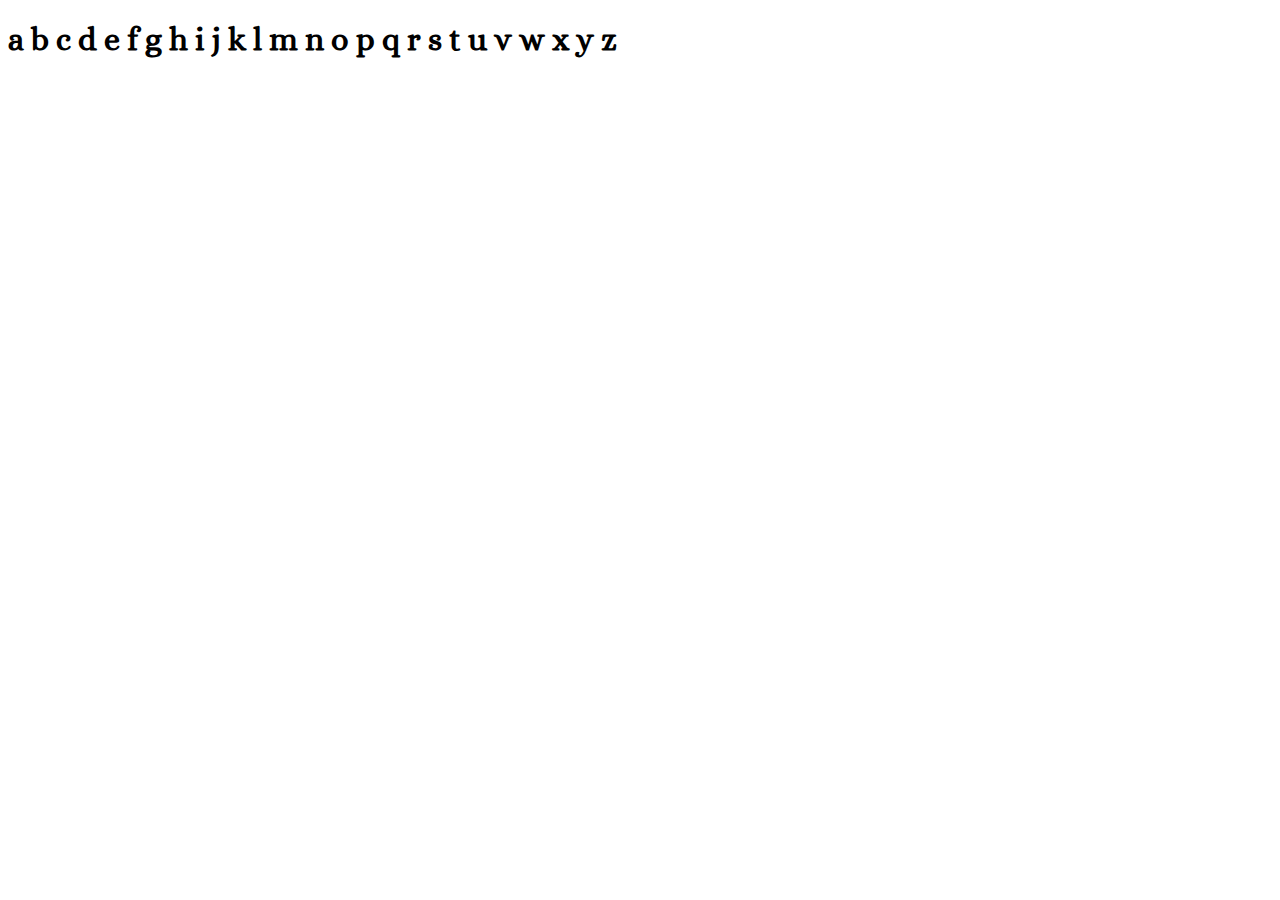
<file: Scientific Collab Hub/Hub/index.html>
<!DOCTYPE html>
<html lang="en">
<head>
    <meta charset="UTF-8">
    <meta http-equiv="X-UA-Compatible" content="IE=edge">
    <meta name="viewport" content="width=device-width, initial-scale=1.0">
    <title>Document</title>
    <style>
        @import url('https://fonts.googleapis.com/css2?family=Alice&display=swap');

        * {
            font-family: "Alice", serif;
        }
    </style>
</head>
<body>
    <h1>a b c d e f g h i j k l m n o p q r s t u v w x y z</h1>
</body>
</html>
</file>
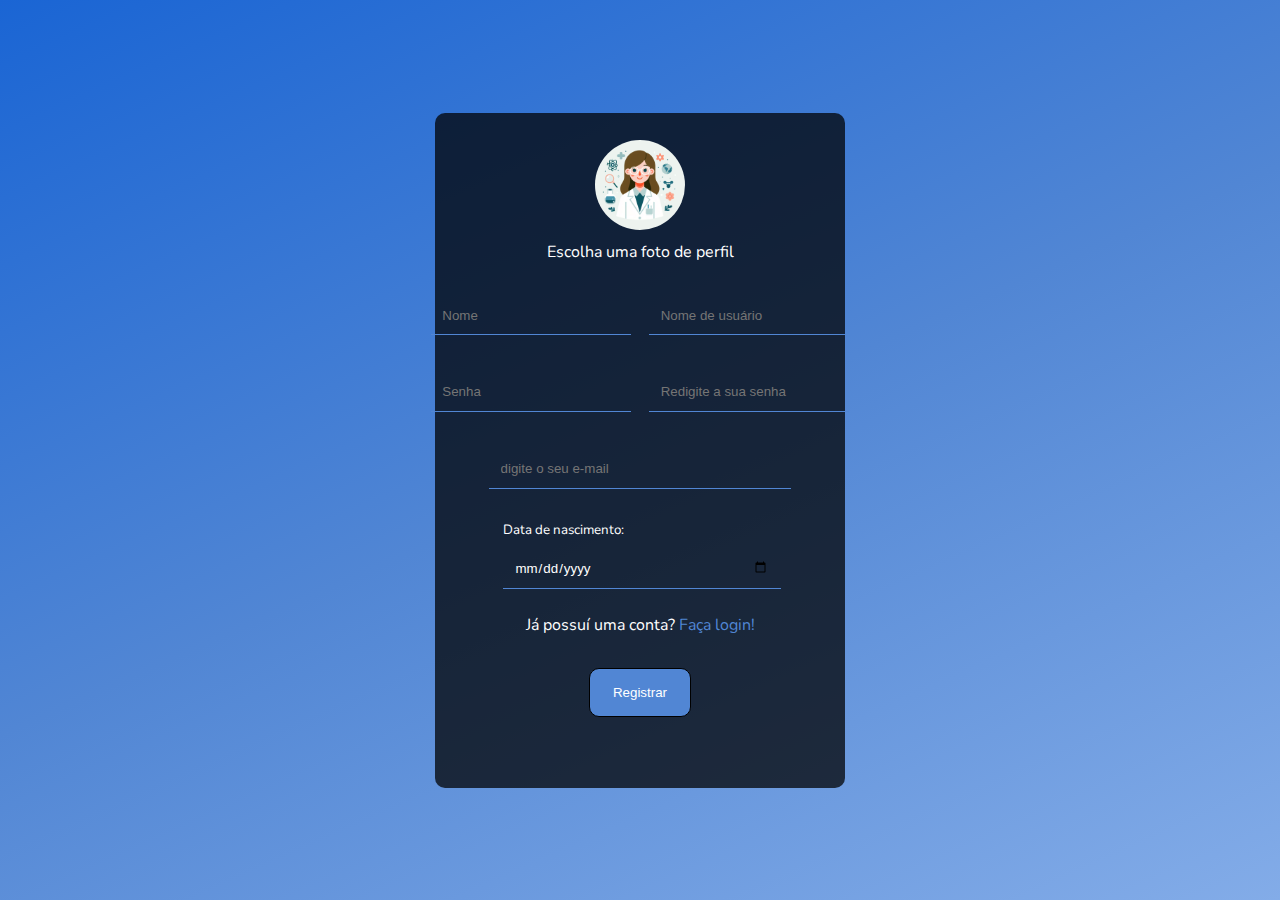
<file: Scientific Collab Hub/Login/index.html>
<!DOCTYPE html>
<html lang="pt-br">
    <head>
        <meta charset="UTF-8">
        <meta http-equiv="X-UA-Compatible" content="IE=edge">
        <meta name="viewport" content="width=device-width, initial-scale=1.0">
        <title>SCHub</title>
        <link rel="shortcut icon" type="imagex/png" href="../Assets/Imgs/icon.png">
        <link rel="stylesheet" href="./Assets/Css/style.css">

        <style>
            .registro .perfil .foto{
                background: url(./Assets/Imgs/profile.jpg);
            }
        </style>
    </head>
    <body>
        <main>
            <form id="registro" class="registro" action="">
                <div class="perfil">
                    <div class="foto" id="perfilF">
                        <input id="foto" type="file">
                    </div>
                    <p>Escolha uma foto de perfil</p>
                </div>
                <div class="linha1">
                    <input type="text" placeholder="Nome">
                    <input type="text" placeholder="Nome de usuário">
                </div>
                <div class="linha2">
                    <input id="senha" type="password" placeholder="Senha">
                    <input id="senha2" type="password" placeholder="Redigite a sua senha">
                </div>
                <div class="linha3">
                    <input type="email" placeholder="digite o seu e-mail">
                </div>
                <div class="linha4">
                    Data de nascimento:
                    <input type="date" name="" id="">
                </div>
                <div class="login">
                    <p>Já possuí uma conta? <a id="fazer">Faça login!</a></p>
                </div>
                <div class="button">
                    <input  type="submit" value="Registrar">
                </div>
            </form>

            <form id="login" class="logar" action="">
                <div class="logo">
                    <img src="../Assets/Imgs/icon.png" width="70px">
                </div>
                <div class="email">
                    <input type="text" placeholder="E-mail ou nome de usuário">
                </div>
                <div class="senha">
                    <input type="password" placeholder="Digite a sua senha">
                    <input type="password" placeholder="Redigite a sua senha">
                </div>
                <div class="far">
                    <p>Ainda não tem uma conta? <a id="regis">Faça o seu registro!</a></p>
                </div>
                <div class="bota">
                    <input type="submit" value="Logar">
                </div>
            </form>
        </main>
        <script>
           const link1 = document.getElementById('fazer')
           const link2 = document.getElementById('regis')

           const registro = document.getElementById('registro')
           const login = document.getElementById('login')

           link1.addEventListener('click', () => {
                registro.style.display = 'none'
                login.style.display = 'flex'
           })

           link2.addEventListener('click', () => {
                registro.style.display = 'flex'
                login.style.display = 'none'
           })
        </script>
    </body>
</html>
</file>
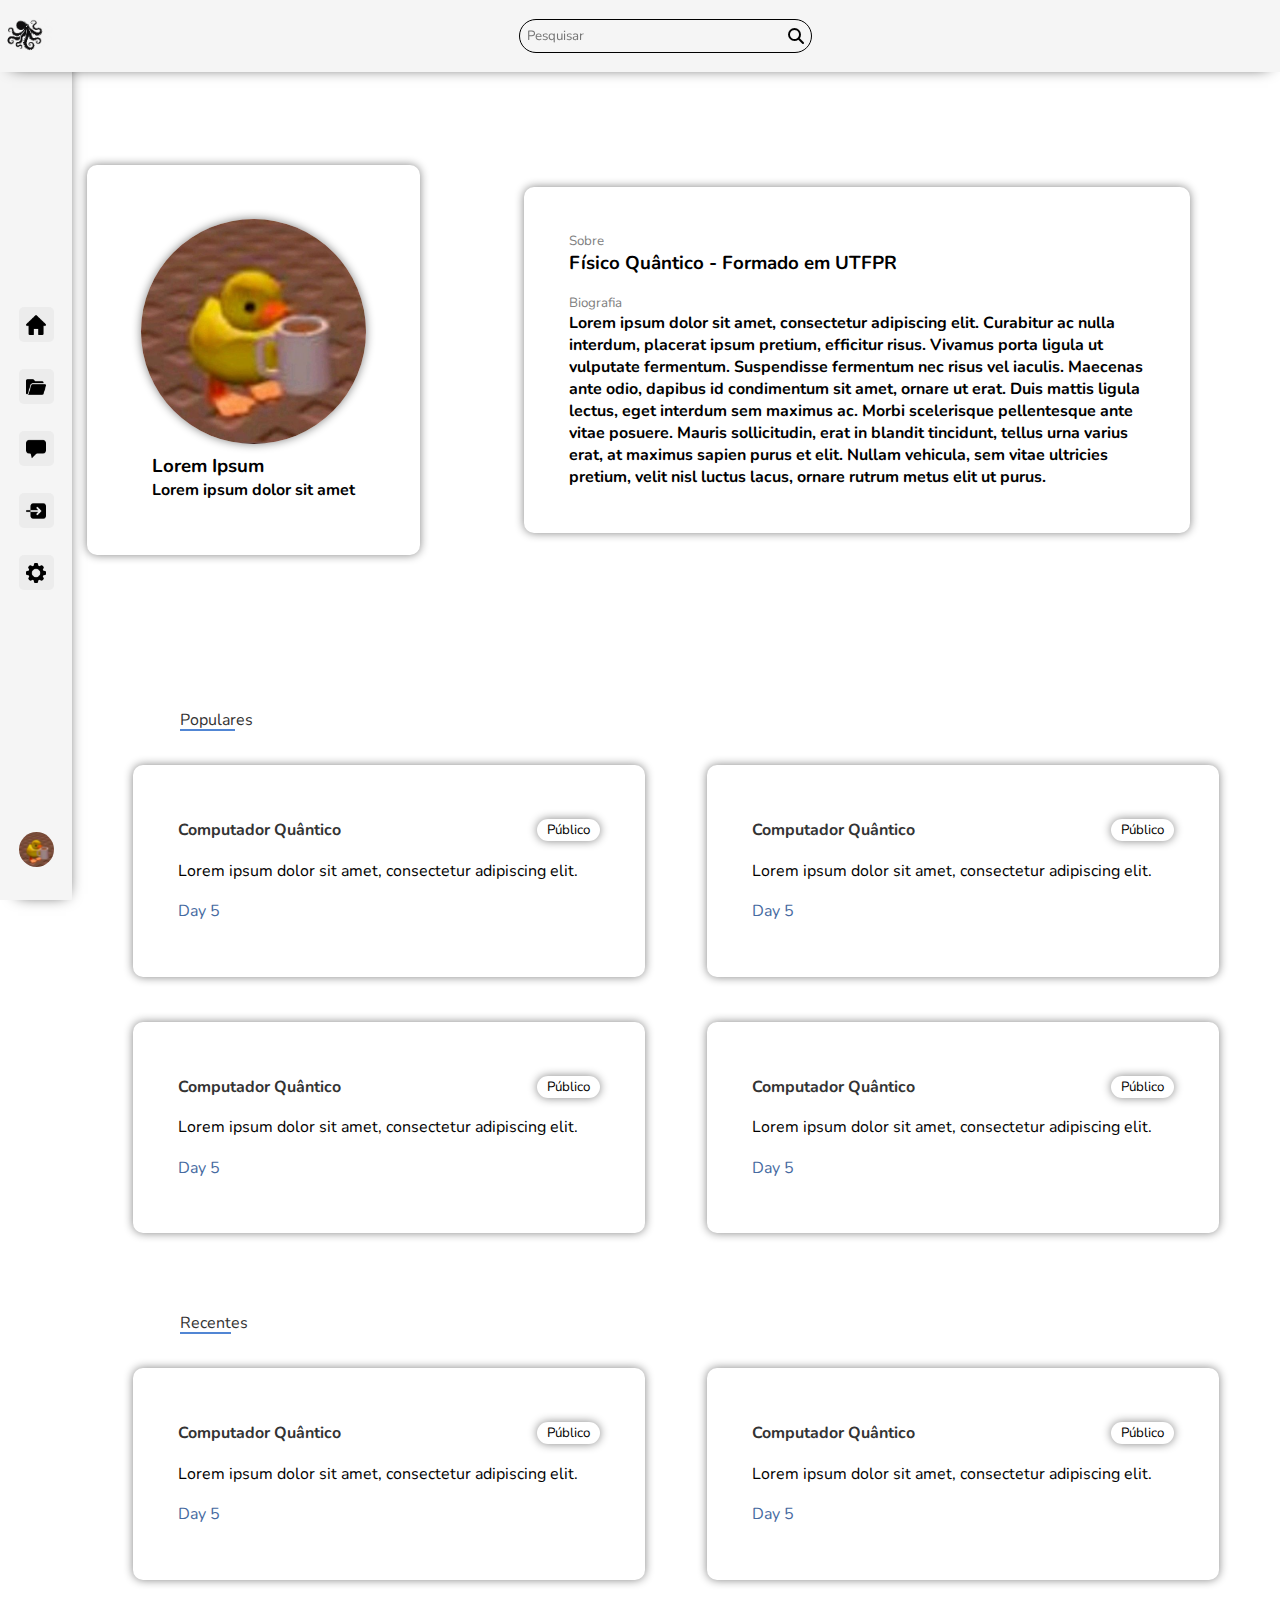
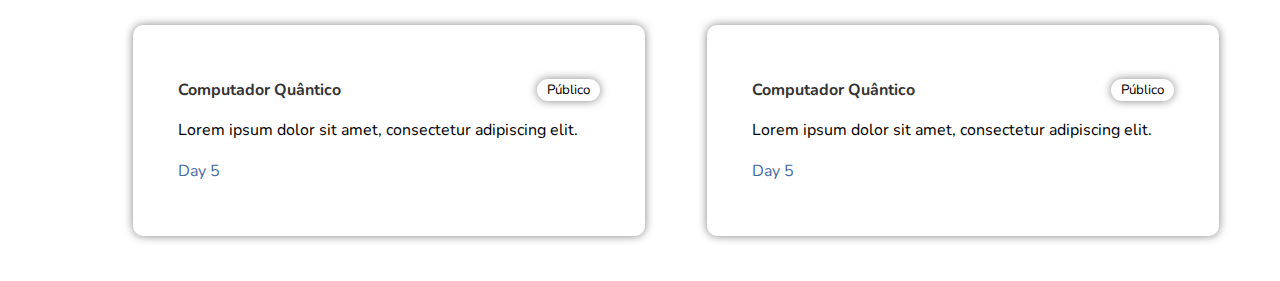
<file: Scientific Collab Hub/Profile/index.html>
<!DOCTYPE html>
<html lang="pt-br">
    <head>
        <meta charset="UTF-8">
        <meta http-equiv="X-UA-Compatible" content="IE=edge">
        <meta name="viewport" content="width=device-width, initial-scale=1.0">
        <title>SCHub</title>
        <link rel="shortcut icon" type="imagex/png" href="../Assets/Imgs/icon.png">
        <link rel="stylesheet" href="./Assets/Css/style.css">
        <link rel="stylesheet" href="https://cdnjs.cloudflare.com/ajax/libs/font-awesome/6.5.1/css/all.min.css">
    </head>
    <body>
        <header>
            <div class="pr">
                <img width="50px" src="../Assets/Imgs/logo.png" alt="Logo Lula">
            </div>
            <div class="pesquisa">
                <div class="input">
                    <input type="text" placeholder="Pesquisar" name="" id="">
                    <i class="fa fa-search"></i>
                </div>
            </div>
        </header>
        <div class="menu-lateral"> 
            <div class="pr">
                <img width="50px" src="../Assets/Imgs/logo.png" alt="Logo Lula">
            </div>
            <div class="menu">
                <a href="#">
                    <img id="casa" width="20px" src="../Assets/Imgs/house.png" alt="house">
                </a>
                <a href="#">
                    <img id="pasta" width="20px" src="../Assets/Imgs/past.png" alt="past">
                </a>
                <a href="#">
                    <img id="chat" width="20px" src="../Assets/Imgs/chat.png" alt="chat">
                </a>
                <a href="#">
                    <img id="ll" width="20px" src="../Assets/Imgs/logout.png" alt="logout/login">
                </a>
                <a href="#">
                    <img id="settings" width="20px" src="../Assets/Imgs/settings.png" alt="settings">
                </a>
            </div>
            <div class="profile">
                <a href="/Profile/">
                    <img width="35px" src="../Assets/Imgs/profile.jpg" alt="profile picture">
                </a>
            </div>
        </div>
        <main>
            <div class="profile-intro">
                <div class="profile-picture">
                    <div class="content">
                        <div class="foto" id="profile-picture">
                        </div>
                        <div class="texts">
                            <h3>Lorem Ipsum</h3>
                            <h4>Lorem ipsum dolor sit amet</h4>
                        </div>
                    </div>
                </div>
                <div class="profile-bio">
                    <div class="box">
                        <p>Sobre</p>
                        <h3>Físico Quântico - Formado em UTFPR</h3>
                        <p>Biografia</p>
                        <h4>Lorem ipsum dolor sit amet, consectetur adipiscing elit. Curabitur ac nulla interdum, placerat ipsum pretium, efficitur risus. Vivamus porta ligula ut vulputate fermentum. Suspendisse fermentum nec risus vel iaculis. Maecenas ante odio, dapibus id condimentum sit amet, ornare ut erat. Duis mattis ligula lectus, eget interdum sem maximus ac. Morbi scelerisque pellentesque ante vitae posuere. Mauris sollicitudin, erat in blandit tincidunt, tellus urna varius erat, at maximus sapien purus et elit. Nullam vehicula, sem vitae ultricies pretium, velit nisl luctus lacus, ornare rutrum metus elit ut purus.</h4>
                    </div>
                </div>
            </div>
            <div class="repositorios">
                <div class="pp">
                    <a>Populares</a>
                </div>
                <div class="popular">
                    <div id="card" class="card">
                        <div class="line-1">
                            <h5>Computador Quântico</h5>
                            <span>
                                <p>Público</p>
                            </span>
                        </div>
                        <div class="line-2">
                            <p>Lorem ipsum dolor sit amet, consectetur adipiscing elit.</p>
                        </div>
                        <div class="line-3">
                            <p>Day 5</p>
                        </div>
                    </div>
                    <div class="card">
                        <div class="line-1">
                            <h5>Computador Quântico</h5>
                            <span>
                                <p>Público</p>
                            </span>
                        </div>
                        <div class="line-2">
                            <p>Lorem ipsum dolor sit amet, consectetur adipiscing elit.</p>
                        </div>
                        <div class="line-3">
                            <p>Day 5</p>
                        </div>
                    </div>
                    <div class="card">
                        <div class="line-1">
                            <h5>Computador Quântico</h5>
                            <span>
                                <p>Público</p>
                            </span>
                        </div>
                        <div class="line-2">
                            <p>Lorem ipsum dolor sit amet, consectetur adipiscing elit.</p>
                        </div>
                        <div class="line-3">
                            <p>Day 5</p>
                        </div>
                    </div>
                    <div class="card">
                        <div class="line-1">
                            <h5>Computador Quântico</h5>
                            <span>
                                <p>Público</p>
                            </span>
                        </div>
                        <div class="line-2">
                            <p>Lorem ipsum dolor sit amet, consectetur adipiscing elit.</p>
                        </div>
                        <div class="line-3">
                            <p>Day 5</p>
                        </div>
                    </div>
                </div>
                <div class="pp">
                    <a>Recentes</a>
                </div>
                <div class="novos popular">
                    <div id="card" class="card">
                        <div class="line-1">
                            <h5>Computador Quântico</h5>
                            <span>
                                <p>Público</p>
                            </span>
                        </div>
                        <div class="line-2">
                            <p>Lorem ipsum dolor sit amet, consectetur adipiscing elit.</p>
                        </div>
                        <div class="line-3">
                            <p>Day 5</p>
                        </div>
                    </div>
                    <div class="card">
                        <div class="line-1">
                            <h5>Computador Quântico</h5>
                            <span>
                                <p>Público</p>
                            </span>
                        </div>
                        <div class="line-2">
                            <p>Lorem ipsum dolor sit amet, consectetur adipiscing elit.</p>
                        </div>
                        <div class="line-3">
                            <p>Day 5</p>
                        </div>
                    </div>
                    <div class="card">
                        <div class="line-1">
                            <h5>Computador Quântico</h5>
                            <span>
                                <p>Público</p>
                            </span>
                        </div>
                        <div class="line-2">
                            <p>Lorem ipsum dolor sit amet, consectetur adipiscing elit.</p>
                        </div>
                        <div class="line-3">
                            <p>Day 5</p>
                        </div>
                    </div>
                    <div class="card">
                        <div class="line-1">
                            <h5>Computador Quântico</h5>
                            <span>
                                <p>Público</p>
                            </span>
                        </div>
                        <div class="line-2">
                            <p>Lorem ipsum dolor sit amet, consectetur adipiscing elit.</p>
                        </div>
                        <div class="line-3">
                            <p>Day 5</p>
                        </div>
                    </div>
                </div>
            </div>
        </main>
        <footer>

        </footer>
        <script src="./Src/main.js"></script>
    </body>
</html>
</file>
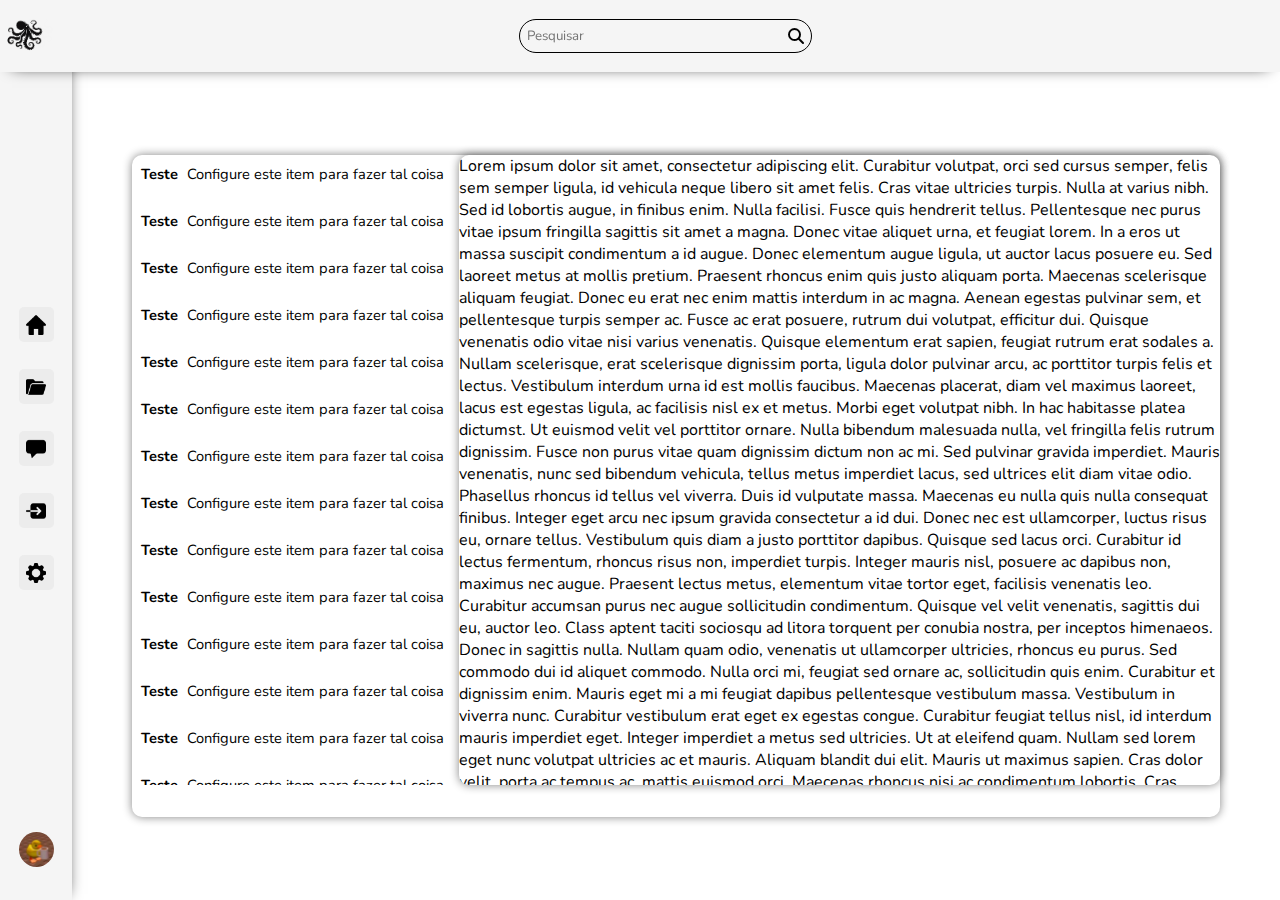
<file: Scientific Collab Hub/Settings/index.html>
<!DOCTYPE html>
<html lang="pt-br">
<head>
    <meta charset="UTF-8">
    <meta name="viewport" content="width=device-width, initial-scale=1.0">
    <title>SCHub</title>
    <link rel="shortcut icon" type="imagex/png" href="../Assets/Imgs/icon.png">
    <link rel="stylesheet" href="./Assets/Css/style.css">
    <link rel="stylesheet" href="https://cdnjs.cloudflare.com/ajax/libs/font-awesome/6.5.1/css/all.min.css">
</head>
<body>
    <header>
        <div class="pr">
            <img width="50px" src="../Assets/Imgs/logo.png" alt="logo">
        </div>
        <div class="pesquisa">
            <div class="input">
                <input type="text" placeholder="Pesquisar" name="" id="">
                <i class="fa fa-search"></i>
            </div>
        </div>
    </header>
    <div class="menu-lateral"> 
        <div class="pr">
            <img width="50px" src="../Assets/Imgs/logo.png" alt="logo">
        </div>
        <div class="menu">
            <a href="#">
                <img id="casa" width="20px" src="../Assets/Imgs/house.png" alt="house">
            </a>
            <a href="#">
                <img id="pasta" width="20px" src="../Assets/Imgs/past.png" alt="past">
            </a>
            <a href="#">
                <img id="chat" width="20px" src="../Assets/Imgs/chat.png" alt="chat">
            </a>
            <a href="#">
                <img id="ll" width="20px" src="../Assets/Imgs/logout.png" alt="logout/login">
            </a>
            <a href="#">
                <img id="settings" width="20px" src="../Assets/Imgs/settings.png" alt="settings">
            </a>
        </div>
        <div class="profile">
            <a href="/Profile/">
                <img width="35px" src="../Assets/Imgs/profile.jpg" alt="profile picture">
            </a>
        </div>
    </div>
    <main>
        <section class="container">
            <div class="content">
                <div class="menu">
                    <span>
                        <h4>Teste</h4>
                        <p>Configure este item para fazer tal coisa</p>
                    </span>
                    <span>
                        <h4>Teste</h4>
                        <p>Configure este item para fazer tal coisa</p>
                    </span>
                    <span>
                        <h4>Teste</h4>
                        <p>Configure este item para fazer tal coisa</p>
                    </span>
                    <span>
                        <h4>Teste</h4>
                        <p>Configure este item para fazer tal coisa</p>
                    </span>
                    <span>
                        <h4>Teste</h4>
                        <p>Configure este item para fazer tal coisa</p>
                    </span>
                    <span>
                        <h4>Teste</h4>
                        <p>Configure este item para fazer tal coisa</p>
                    </span>
                    <span>
                        <h4>Teste</h4>
                        <p>Configure este item para fazer tal coisa</p>
                    </span>
                    <span>
                        <h4>Teste</h4>
                        <p>Configure este item para fazer tal coisa</p>
                    </span>
                    <span>
                        <h4>Teste</h4>
                        <p>Configure este item para fazer tal coisa</p>
                    </span>
                    <span>
                        <h4>Teste</h4>
                        <p>Configure este item para fazer tal coisa</p>
                    </span>
                    <span>
                        <h4>Teste</h4>
                        <p>Configure este item para fazer tal coisa</p>
                    </span>
                    <span>
                        <h4>Teste</h4>
                        <p>Configure este item para fazer tal coisa</p>
                    </span>
                    <span>
                        <h4>Teste</h4>
                        <p>Configure este item para fazer tal coisa</p>
                    </span>
                    <span>
                        <h4>Teste</h4>
                        <p>Configure este item para fazer tal coisa</p>
                    </span>
                    <span>
                        <h4>Teste</h4>
                        <p>Configure este item para fazer tal coisa</p>
                    </span>
                    <span>
                        <h4>Teste</h4>
                        <p>Configure este item para fazer tal coisa</p>
                    </span>

                    <span>
                        <h4>Teste</h4>
                        <p>Configure este item para fazer tal coisa</p>
                    </span>
                    <span>
                        <h4>Teste</h4>
                        <p>Configure este item para fazer tal coisa</p>
                    </span>

                    <span>
                        <h4>Teste</h4>
                        <p>Configure este item para fazer tal coisa</p>
                    </span>
                    <span>
                        <h4>Teste</h4>
                        <p>Configure este item para fazer tal coisa</p>
                    </span>
                    <span>
                        <h4>Teste</h4>
                        <p>Configure este item para fazer tal coisa</p>
                    </span>
                    <span>
                        <h4>Teste</h4>
                        <p>Configure este item para fazer tal coisa</p>
                    </span>
                    <span>
                        <h4>Teste</h4>
                        <p>Configure este item para fazer tal coisa</p>
                    </span>
                    <span>
                        <h4>Teste</h4>
                        <p>Configure este item para fazer tal coisa</p>
                    </span>
                    <span>
                        <h4>Teste</h4>
                        <p>Configure este item para fazer tal coisa</p>
                    </span>
                    <span>
                        <h4>Teste</h4>
                        <p>Configure este item para fazer tal coisa</p>
                    </span>
                    <span>
                        <h4>Teste</h4>
                        <p>Configure este item para fazer tal coisa</p>
                    </span>
                    <span>
                        <h4>Teste</h4>
                        <p>Configure este item para fazer tal coisa</p>
                    </span>
                    <span>
                        <h4>Teste</h4>
                        <p>Configure este item para fazer tal coisa</p>
                    </span>
                    <span>
                        <h4>Teste</h4>
                        <p>Configure este item para fazer tal coisa</p>
                    </span>
                    <span>
                        <h4>Teste</h4>
                        <p>Configure este item para fazer tal coisa</p>
                    </span>
                    <span>
                        <h4>Teste</h4>
                        <p>Configure este item para fazer tal coisa</p>
                    </span>
                    <span>
                        <h4>Teste</h4>
                        <p>Configure este item para fazer tal coisa</p>
                    </span>
                    <span>
                        <h4>Teste</h4>
                        <p>Configure este item para fazer tal coisa</p>
                    </span>
                    <span>
                        <h4>Teste</h4>
                        <p>Configure este item para fazer tal coisa</p>
                    </span>
                    <span>
                        <h4>Teste</h4>
                        <p>Configure este item para fazer tal coisa</p>
                    </span>
                    <span>
                        <h4>Teste</h4>
                        <p>Configure este item para fazer tal coisa</p>
                    </span>
                    <span>
                        <h4>Teste</h4>
                        <p>Configure este item para fazer tal coisa</p>
                    </span>
                    <span>
                        <h4>Teste</h4>
                        <p>Configure este item para fazer tal coisa</p>
                    </span>

                </div>
                <div class="content">
                    <p>
                        Lorem ipsum dolor sit amet, consectetur adipiscing elit. Curabitur volutpat, orci sed cursus semper, felis sem semper ligula, id vehicula neque libero sit amet felis. Cras vitae ultricies turpis. Nulla at varius nibh. Sed id lobortis augue, in finibus enim. Nulla facilisi. Fusce quis hendrerit tellus. Pellentesque nec purus vitae ipsum fringilla sagittis sit amet a magna. Donec vitae aliquet urna, et feugiat lorem. In a eros ut massa suscipit condimentum a id augue. Donec elementum augue ligula, ut auctor lacus posuere eu. Sed laoreet metus at mollis pretium. Praesent rhoncus enim quis justo aliquam porta. Maecenas scelerisque aliquam feugiat.

                        Donec eu erat nec enim mattis interdum in ac magna. Aenean egestas pulvinar sem, et pellentesque turpis semper ac. Fusce ac erat posuere, rutrum dui volutpat, efficitur dui. Quisque venenatis odio vitae nisi varius venenatis. Quisque elementum erat sapien, feugiat rutrum erat sodales a. Nullam scelerisque, erat scelerisque dignissim porta, ligula dolor pulvinar arcu, ac porttitor turpis felis et lectus. Vestibulum interdum urna id est mollis faucibus. Maecenas placerat, diam vel maximus laoreet, lacus est egestas ligula, ac facilisis nisl ex et metus. Morbi eget volutpat nibh. In hac habitasse platea dictumst. Ut euismod velit vel porttitor ornare. Nulla bibendum malesuada nulla, vel fringilla felis rutrum dignissim. Fusce non purus vitae quam dignissim dictum non ac mi. Sed pulvinar gravida imperdiet.

                        Mauris venenatis, nunc sed bibendum vehicula, tellus metus imperdiet lacus, sed ultrices elit diam vitae odio. Phasellus rhoncus id tellus vel viverra. Duis id vulputate massa. Maecenas eu nulla quis nulla consequat finibus. Integer eget arcu nec ipsum gravida consectetur a id dui. Donec nec est ullamcorper, luctus risus eu, ornare tellus. Vestibulum quis diam a justo porttitor dapibus. Quisque sed lacus orci. Curabitur id lectus fermentum, rhoncus risus non, imperdiet turpis. Integer mauris nisl, posuere ac dapibus non, maximus nec augue. Praesent lectus metus, elementum vitae tortor eget, facilisis venenatis leo.

                        Curabitur accumsan purus nec augue sollicitudin condimentum. Quisque vel velit venenatis, sagittis dui eu, auctor leo. Class aptent taciti sociosqu ad litora torquent per conubia nostra, per inceptos himenaeos. Donec in sagittis nulla. Nullam quam odio, venenatis ut ullamcorper ultricies, rhoncus eu purus. Sed commodo dui id aliquet commodo. Nulla orci mi, feugiat sed ornare ac, sollicitudin quis enim. Curabitur et dignissim enim. Mauris eget mi a mi feugiat dapibus pellentesque vestibulum massa. Vestibulum in viverra nunc. Curabitur vestibulum erat eget ex egestas congue.

                        Curabitur feugiat tellus nisl, id interdum mauris imperdiet eget. Integer imperdiet a metus sed ultricies. Ut at eleifend quam. Nullam sed lorem eget nunc volutpat ultricies ac et mauris. Aliquam blandit dui elit. Mauris ut maximus sapien. Cras dolor velit, porta ac tempus ac, mattis euismod orci. Maecenas rhoncus nisi ac condimentum lobortis. Cras pellentesque, sem sit amet dignissim aliquet, magna ipsum iaculis velit, eu mollis libero velit at leo. Maecenas posuere tortor nunc, et pulvinar justo interdum vel. Mauris lacinia dui lacus, vitae ornare purus pharetra et. Integer turpis sapien, facilisis eget eros eu, feugiat rutrum neque. Aliquam nec nunc dui. Quisque et imperdiet ante, quis rutrum orci. Phasellus in aliquet est, id sodales quam.
                    </p>
                </div>
            </div>
        </section>
    </main>
</body>
</html>
</file>
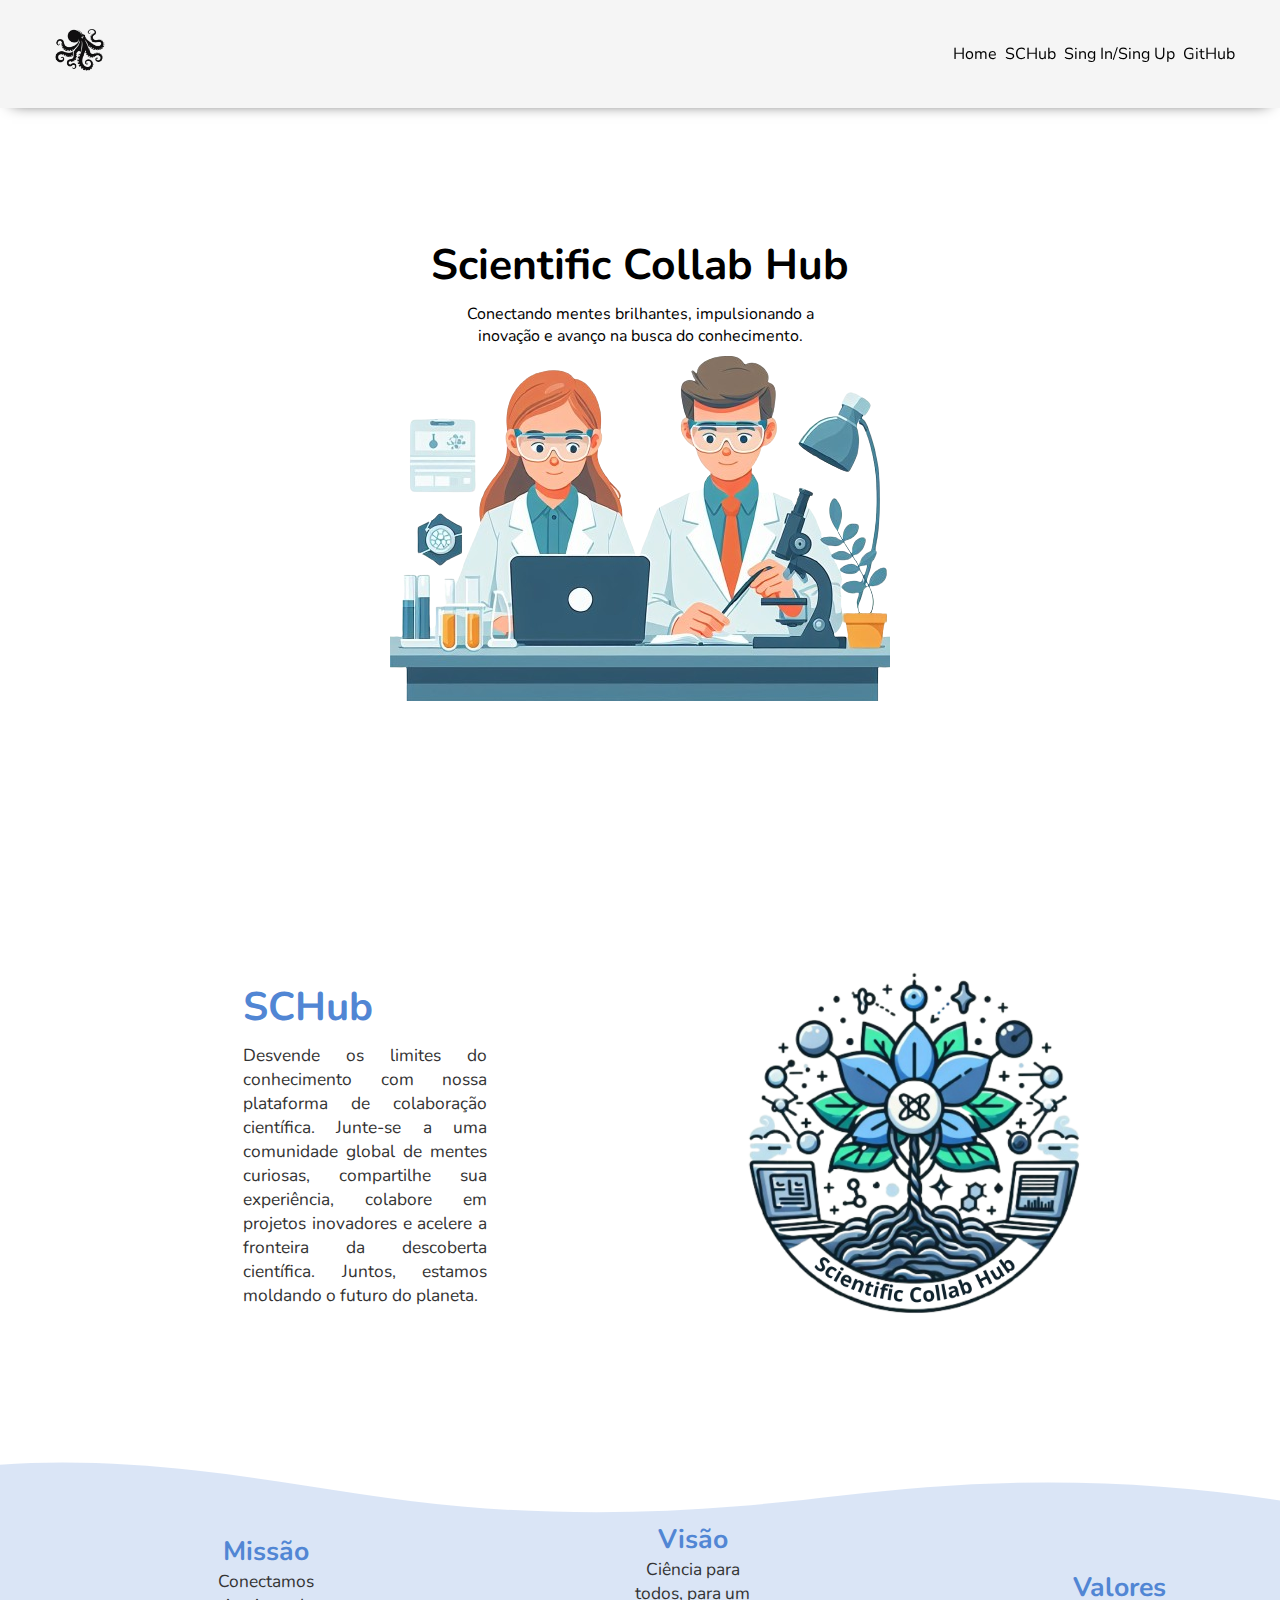
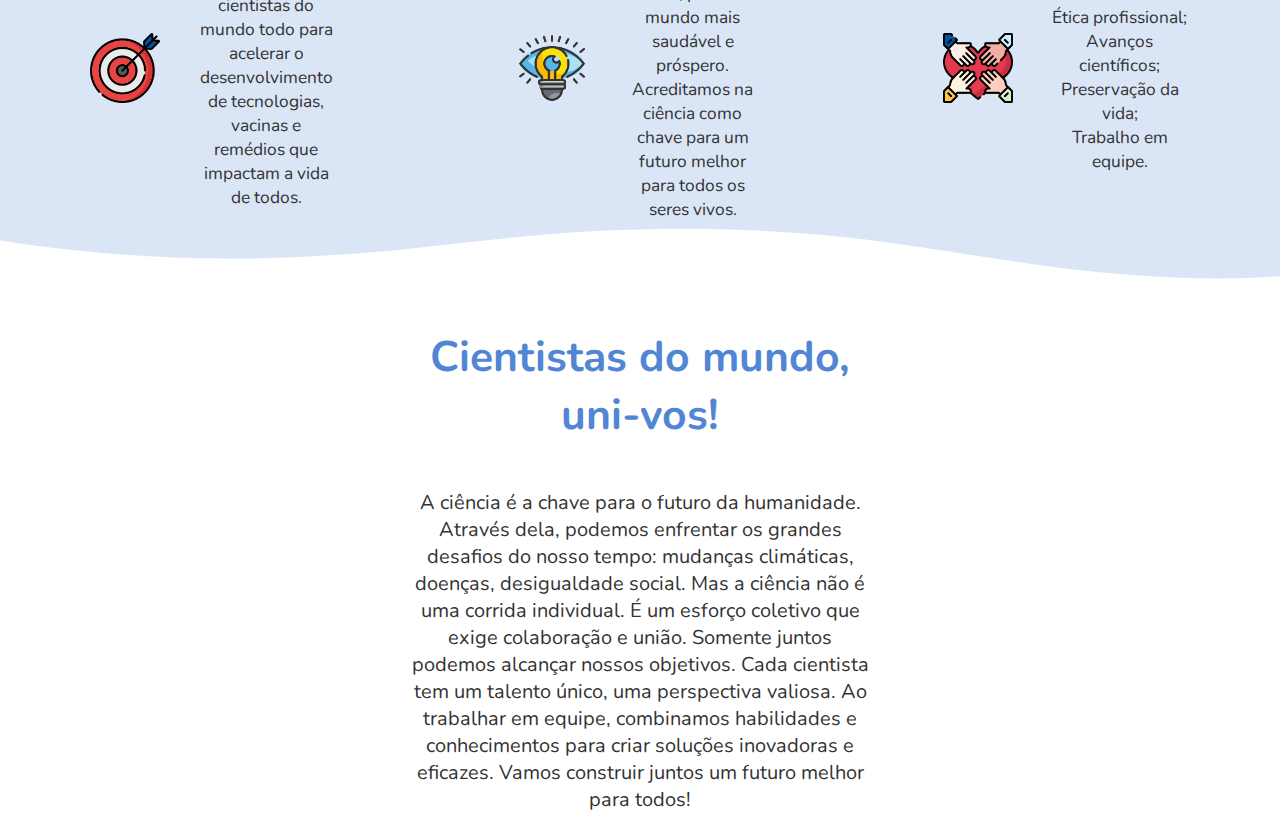
<file: Scientific Collab Hub/Sobre/index.html>
<!DOCTYPE html>
<html lang="pt-br">
    <head>
        <meta charset="UTF-8">
        <meta http-equiv="X-UA-Compatible" content="IE=edge">
        <meta name="viewport" content="width=device-width, initial-scale=1.0">
        <title>SCHub</title>
        <link rel="shortcut icon" type="imagex/png" href="../Assets/Imgs/icon.png">
        <link rel="stylesheet" href="./Assets/Css/style.css">
        <style>
            .custom-shape-divider-bottom-1709996292 {
                bottom: 0;
                left: 0;
                width: 100%;
                overflow: hidden;
                line-height: 0;
                transform: rotate(180deg);
            }

            .custom-shape-divider-bottom-1709996292 svg {
                position: relative;
                display: block;
                width: calc(103% + 1.3px);
                height: 55px;
            }

            .custom-shape-divider-bottom-1709996292 .shape-fill {
                fill: #5185d436;
            }

            .custom-shape-divider-top-1709996364 {
                top: 0;
                left: 0;
                width: 100%;
                overflow: hidden;
                line-height: 0;
            }

            .custom-shape-divider-top-1709996364 svg {
                position: relative;
                display: block;
                width: calc(103% + 1.3px);
                height: 55px;
            }

            .custom-shape-divider-top-1709996364 .shape-fill {
                fill: #5185D436;
            }
        </style>
    </head>
    <body>
        <header>
            <div class="image">
                <a href="/Landing/">
                    <img width="70px" src="./Assets/Imgs/Images/logo.png" alt="logo lula">
                </a>
            </div>
            <div class="links">
                <a href="/Sobre/">Home</a>
                <a href="/Hub/">SCHub</a>
                <a href="/Login/">Sing In/Sing Up</a>
                <a href="#">GitHub</a>
            </div>
        </header>
        <main>
            <div class="main-div1"><!--banner-->
                <h1>Scientific Collab Hub</h1>
                <p>Conectando mentes brilhantes, impulsionando a inovação e avanço na busca do conhecimento.</p>
                <img src="./Assets/Imgs/Images/casal.png" alt="ciêntistas trabalhando em equipe">
            </div>
            <div class="main-div2">
                <div class="text">
                    <h2>SCHub</h2>
                    <p>Desvende os limites do conhecimento com nossa plataforma de colaboração científica. Junte-se a uma comunidade global de mentes curiosas, compartilhe sua experiência, colabore em projetos inovadores e acelere a fronteira da descoberta científica. Juntos, estamos moldando o futuro do planeta.</p>
                </div>
                <div class="image">
                    <img width="350px" src="./Assets/Imgs/Images/three.png" alt="árvore">
                </div>
            </div>
            <div class="custom-shape-divider-bottom-1709996292">
                <svg data-name="Layer 1" xmlns="http://www.w3.org/2000/svg" viewBox="0 0 1200 120" preserveAspectRatio="none">
                    <path d="M321.39,56.44c58-10.79,114.16-30.13,172-41.86,82.39-16.72,168.19-17.73,250.45-.39C823.78,31,906.67,72,985.66,92.83c70.05,18.48,146.53,26.09,214.34,3V0H0V27.35A600.21,600.21,0,0,0,321.39,56.44Z" class="shape-fill"></path>
                </svg>
            </div>
            <div class="main-div3">
                <div class="mission" id="div3">
                    <div class="icon">
                        <img width="70px" src="./Assets/Imgs/Icons/mission.png" alt="missão">
                    </div>
                    <div class="text">
                        <h3>Missão</h3>
                        <p>Conectamos cientistas do mundo todo para acelerar o desenvolvimento de tecnologias, vacinas e remédios que impactam a vida de todos.</p>
                    </div>
                </div>
                <div class="vision" id="div3">
                    <div class="icon">
                        <img width="70px" src="./Assets/Imgs/Icons/vision.png" alt="Visão">
                    </div>
                    <div class="text">
                        <h3>Visão</h3>
                        <p>Ciência para todos, para um mundo mais saudável e próspero. Acreditamos na ciência como chave para um futuro melhor para todos os seres vivos.</p>
                    </div>
                </div>
                <div class="ethics" id="div3">
                    <div class="icon">
                        <img width="70px" src="./Assets/Imgs/Icons/valores.png" alt="Valores">
                    </div>
                    <div class="text">
                        <h3>Valores</h3>
                        <p>
                            Ética profissional;
                                <br>
                            Avanços científicos;
                                <br>
                            Preservação da vida;
                                <br>
                            Trabalho em equipe.
                        </p>
                    </div>
                </div>
            </div>
            <div class="custom-shape-divider-top-1709996364">
                <svg data-name="Layer 1" xmlns="http://www.w3.org/2000/svg" viewBox="0 0 1200 120" preserveAspectRatio="none">
                    <path d="M321.39,56.44c58-10.79,114.16-30.13,172-41.86,82.39-16.72,168.19-17.73,250.45-.39C823.78,31,906.67,72,985.66,92.83c70.05,18.48,146.53,26.09,214.34,3V0H0V27.35A600.21,600.21,0,0,0,321.39,56.44Z" class="shape-fill"></path>
                </svg>
            </div>
            <div class="main-div4">
                <h2>Cientistas do mundo, uni-vos!</h2>
                <p>
                    A ciência é a chave para o futuro da humanidade. Através dela, podemos enfrentar os grandes desafios do nosso tempo: mudanças climáticas, doenças, desigualdade social.
                    Mas a ciência não é uma corrida individual. É um esforço coletivo que exige colaboração e união. Somente juntos podemos alcançar nossos objetivos.
                    Cada cientista tem um talento único, uma perspectiva valiosa. Ao trabalhar em equipe, combinamos habilidades e conhecimentos para criar soluções inovadoras e eficazes.
                    Vamos construir juntos um futuro melhor para todos!
                </p>
            </div>
        </main>
        <footer>

        </footer>
        <script src="../Assets/Src/Js/main.js"></script>
    </body>
</html>
</file>
<file: Scientific Collab Hub/Login/Assets/Css/style.css>
@import url(../../../Assets/Css/global.css);
* {
  margin: 0;
  padding: 0;
  box-sizing: border-box;
  font-family: "Nunito", sans-serif;
}

main {
  width: 100%;
  height: 100vh;
  background: linear-gradient(156deg, rgb(26, 101, 212) 0%, rgb(81, 134, 212) 50%, rgb(131, 172, 232) 100%);
  display: flex;
  align-items: center;
  justify-content: center;
}
main #registro {
  display: flex;
}
main #login {
  display: none;
}
main input {
  padding: 1.3vh;
  border: 0px;
  background-color: rgba(0, 0, 0, 0);
  color: #fff;
  border-bottom: 1px solid #5186d4;
  font-size: 10pt;
  font-family: "Montserrat", sans-serif;
}
main inputtextarea:focus {
  box-shadow: 0 0 0 0;
  outline: 0;
}
main input:focus {
  box-shadow: 0 0 0 0;
  outline: 0;
}
main .registro {
  width: 32vw;
  height: 75vh;
  background-color: rgba(0, 0, 0, 0.7333333333);
  border-radius: 10px;
  display: flex;
  flex-direction: column;
  align-items: center;
  gap: 3vh;
  padding: 3vh;
}
main .registro .perfil {
  width: 100%;
  height: 20%;
  display: grid;
  place-items: center;
  color: #fff;
  gap: 1vh;
}
main .registro .perfil .foto {
  width: 10vh;
  height: 10vh;
  background-repeat: no-repeat;
  background-size: cover;
  border-radius: 50%;
}
main .registro .perfil .foto input {
  opacity: 0;
  cursor: pointer;
  width: 100px;
  padding: 5vh;
}
main .registro .linha1 {
  width: 100%;
  height: 8%;
  display: flex;
  align-items: center;
  justify-content: center;
  gap: 2vh;
}
main .registro .linha2 {
  width: 100%;
  height: 8%;
  display: flex;
  align-items: center;
  justify-content: center;
  gap: 2vh;
}
main .registro .linha3 {
  width: 100%;
  height: 8%;
  display: flex;
  align-items: center;
  justify-content: center;
}
main .registro .linha3 input {
  width: 85%;
}
main .registro .linha4 {
  width: 100%;
  height: 10%;
  display: flex;
  flex-direction: column;
  padding: 0 4.1vh 0 4.5vh;
  color: #fff;
  gap: 1vh;
  font-size: 10pt;
}
main .registro .button {
  width: 100%;
  height: 5%;
  display: grid;
  place-items: center;
}
main .registro .button input {
  border: 1px solid #000;
  border-radius: 10px;
  background-color: #5186d4;
  padding: 1.8vh;
  width: 8vw;
  transition: 0.3s ease-in-out;
  cursor: pointer;
}
main .registro .button input:hover {
  background-color: #78a1df;
}
main .registro .login {
  width: 100%;
  height: 5%;
  display: grid;
  place-items: center;
  color: #fff;
}
main .registro .login a {
  color: #5186d4;
  cursor: pointer;
}
main .logar {
  width: 32vw;
  height: 60vh;
  background-color: rgba(0, 0, 0, 0.7333333333);
  border-radius: 10px;
  display: flex;
  flex-direction: column;
  align-items: center;
  gap: 5vh;
  padding: 3vh;
}
main .logar .logo {
  width: 100%;
  height: 22%;
  display: grid;
  place-items: center;
}
main .logar .email {
  width: 100%;
  height: 10%;
  display: grid;
  place-items: center;
}
main .logar .email input {
  width: 85%;
}
main .logar .senha {
  width: 100%;
  height: 5%;
  display: flex;
  align-items: center;
  justify-content: center;
  gap: 1vh;
}
main .logar .bota {
  width: 100%;
  height: 5%;
  display: grid;
  place-items: center;
}
main .logar .bota input {
  border-radius: 10px;
  border: 1px solid #000;
  padding: 1.7vh;
  width: 18vh;
  background-color: #5186d4;
  transition: 0.3s ease-in-out;
  cursor: pointer;
}
main .logar .bota input:hover {
  background-color: #668eca;
}
main .logar .far {
  width: 100%;
  height: 5%;
  display: grid;
  place-items: center;
  color: #fff;
}
main .logar .far a {
  color: rgba(81, 133, 212, 0.8901960784);
  cursor: pointer;
}

/*# sourceMappingURL=style.css.map */
</file>
<file: Scientific Collab Hub/Profile/Assets/Css/style.css>
@import url(../../../Assets/Css/global.css);
main {
  width: 100%;
  height: auto;
  padding: 5vh 0vh 0 8vh;
}
main .profile-intro {
  width: 100%;
  height: 70vh;
  display: flex;
}
main .profile-intro .profile-picture {
  width: 30%;
  height: 100%;
  display: flex;
  flex-direction: column;
  align-items: center;
  justify-content: center;
}
main .profile-intro .profile-picture .content {
  padding: 6vh;
  gap: 1vh;
  display: flex;
  flex-direction: column;
  align-items: center;
  border-radius: 10px;
  box-shadow: 0 0 10px rgba(0, 0, 0, 0.4862745098);
}
main .profile-intro .profile-picture .content .foto {
  width: 25vh;
  height: 25vh;
  background: url(../../../Assets/Imgs/profile.jpg) center;
  background-repeat: no-repeat;
  background-size: cover;
  border-radius: 50%;
  box-shadow: 0 0 10px rgba(0, 0, 0, 0.4862745098);
}
main .profile-intro .profile-bio {
  display: grid;
  place-items: center;
  width: 70%;
  height: auto;
  padding: 10vh 10vh 10vh 10vh;
}
main .profile-intro .profile-bio .box {
  box-shadow: 0 0 10px rgba(0, 0, 0, 0.4862745098);
  border-radius: 10px;
  width: auto;
  height: auto;
  padding: 5vh;
}
main .profile-intro .profile-bio .box h3 {
  padding-bottom: 2vh;
}
main .profile-intro .profile-bio .box p {
  font-size: 10pt;
  color: #808080;
}
main .repositorios {
  width: 100%;
  height: auto;
}
main .repositorios .pp {
  width: 100%;
  height: 10px;
  display: flex;
  align-items: center;
  padding: 5vh 0 5vh 12vh;
}
main .repositorios .pp a {
  color: #333333;
  text-decoration: none;
  position: relative;
}
main .repositorios .pp a::after {
  content: " ";
  width: 75%;
  height: 2px;
  background-color: #5186d4;
  position: absolute;
  bottom: 0;
  left: 0;
}
main .repositorios .popular {
  width: 100%;
  height: auto;
  display: flex;
  flex-direction: row;
  align-items: center;
  justify-content: space-evenly;
  flex-wrap: wrap;
}
main .repositorios .popular .card {
  width: 40vw;
  box-shadow: 0 0 10px rgba(0, 0, 0, 0.4862745098);
  margin-bottom: 5vh;
  padding: 5vh;
  border-radius: 10px;
  cursor: pointer;
}
main .repositorios .popular .card:hover h5 {
  color: #5186d4 !important;
}
main .repositorios .popular .card .line-1 {
  width: 100%;
  height: 4.5vh;
  display: flex;
  align-items: center;
  justify-content: space-between;
}
main .repositorios .popular .card .line-1 h5 {
  color: #333;
  font-size: 12pt;
  transition: color 0.2s ease-in-out;
}
main .repositorios .popular .card .line-1 span {
  box-shadow: 0 0 10px rgba(0, 0, 0, 0.4862745098);
  border-radius: 20px;
  padding: 2px 10px 2px 10px;
}
main .repositorios .popular .card .line-1 span p {
  font-size: 10pt;
}
main .repositorios .popular .card .line-2 {
  width: 100%;
  height: 4.5vh;
  display: flex;
  align-items: center;
}
main .repositorios .popular .card .line-3 {
  width: 100%;
  height: 4.5vh;
  display: flex;
  align-items: center;
  color: #466aa1;
}

/*# sourceMappingURL=style.css.map */
</file>
<file: Scientific Collab Hub/Settings/Assets/Css/style.css>
@import url(../../../Assets/Css/global.css);
main {
  width: 100%;
  height: auto;
  padding: 8vh 0vh 0 8vh;
}
main .container {
  width: 100%;
  height: 92vh;
  display: grid;
  place-items: center;
}
main .container .content {
  width: 90%;
  height: 80%;
  display: flex;
  border-radius: 10px;
  box-shadow: 0 0 10px rgba(0, 0, 0, 0.4862745098);
}
main .container .content .menu {
  width: 30%;
  height: 70vh;
  overflow: hidden;
  overflow-y: scroll;
  display: flex;
  flex-direction: column;
  gap: 1vh;
}
main .container .content .menu span {
  width: 100%;
  height: auto;
  padding: 1vh 0 1vh 1vh;
  display: flex;
  align-items: center;
  gap: 1vh;
}
main .container .content .menu span h4, main .container .content .menu span p {
  font-size: 11pt;
}
main .container .content .content {
  width: 70%;
  height: 70vh;
  overflow: hidden;
  overflow-y: scroll;
}

::-webkit-scrollbar {
  width: 8px;
  background-color: #fff;
  border-radius: 10px;
}

::-webkit-scrollbar-thumb {
  background-color: #000;
  border: 0px;
  border-radius: 3px;
}

/*# sourceMappingURL=style.css.map */
</file>
<file: Scientific Collab Hub/Sobre/Assets/Css/style.css>
@import url(../../../Assets/Css/global.css);
header {
  width: 100%;
  height: 12vh;
  box-shadow: 0px 6px 15px -12px #000000;
  display: flex;
  align-items: center;
  justify-content: space-between;
  padding: 0 5vh 0 5vh;
  position: fixed;
  transition: height 0.3s ease-in-out;
  z-index: 999999999;
}
header .links {
  width: 22vw;
  display: flex;
  align-items: center;
  justify-content: space-between;
}
header .links a {
  color: #000;
  text-decoration: none;
  position: relative;
  transition: 0.2s ease-in-out;
}
header .links a::after {
  content: " ";
  width: 0%;
  height: 1px;
  background-color: #5186d4;
  position: absolute;
  bottom: 0;
  left: 0;
  transition: 0.2s ease-in-out;
}
header .links a:hover {
  color: #5186d4;
}
header .links a:hover::after {
  width: 100%;
}

.ativo {
  width: 100%;
  height: 10vh;
  background: #ffffff;
  box-shadow: 0px 6px 15px -12px #000000;
  z-index: 999999;
}

main {
  width: 100%;
  padding-top: 12vh !important;
}
main .main-div1 {
  width: 100%;
  height: 80vh;
  display: flex;
  flex-direction: column;
  align-items: center;
  justify-content: center;
  gap: 1vh;
}
main .main-div1 h1 {
  font-size: 32pt;
}
main .main-div1 p {
  width: 400px;
  text-align: center;
}
main .main-div2 {
  width: 100%;
  height: 70vh;
  display: flex;
  padding: 0 10vh 0 10vh;
}
main .main-div2 .text {
  width: 50%;
  height: 100%;
  display: flex;
  flex-direction: column;
  justify-content: center;
  padding: 10vh 17vh 10vh 17vh;
  text-align: justify;
  gap: 1vh;
}
main .main-div2 .text h2 {
  color: #5186d4;
  font-size: 30pt;
}
main .main-div2 .text p {
  font-size: 13pt;
  color: #333333;
}
main .main-div2 .image {
  width: 50%;
  height: 100%;
  display: grid;
  place-items: center;
}
main .main-div3 {
  width: 100%;
  height: 35vh;
  background: rgba(81, 133, 212, 0.2117647059);
  display: flex;
}
main .main-div3 #div3 {
  width: 33.3333333333%;
  height: 100%;
  display: flex;
  justify-content: center;
  align-items: center;
  padding: 10vh;
  gap: 4vh;
  color: #333333;
}
main .main-div3 #div3 p {
  font-size: 13pt;
  text-align: center;
}
main .main-div3 #div3 h3 {
  color: #5186d4;
  font-size: 20pt;
  text-align: center;
}
main .main-div4 {
  width: 100%;
  height: 55vh;
  display: flex;
  flex-direction: column;
  gap: 5vh;
  padding: 5vh 45vh 5vh 45vh;
}
main .main-div4 h2 {
  color: #5186d4;
  font-size: 32pt;
  text-align: center;
}
main .main-div4 p {
  color: #333333;
  font-size: 15pt;
  text-align: center;
}

/*# sourceMappingURL=style.css.map */
</file>
